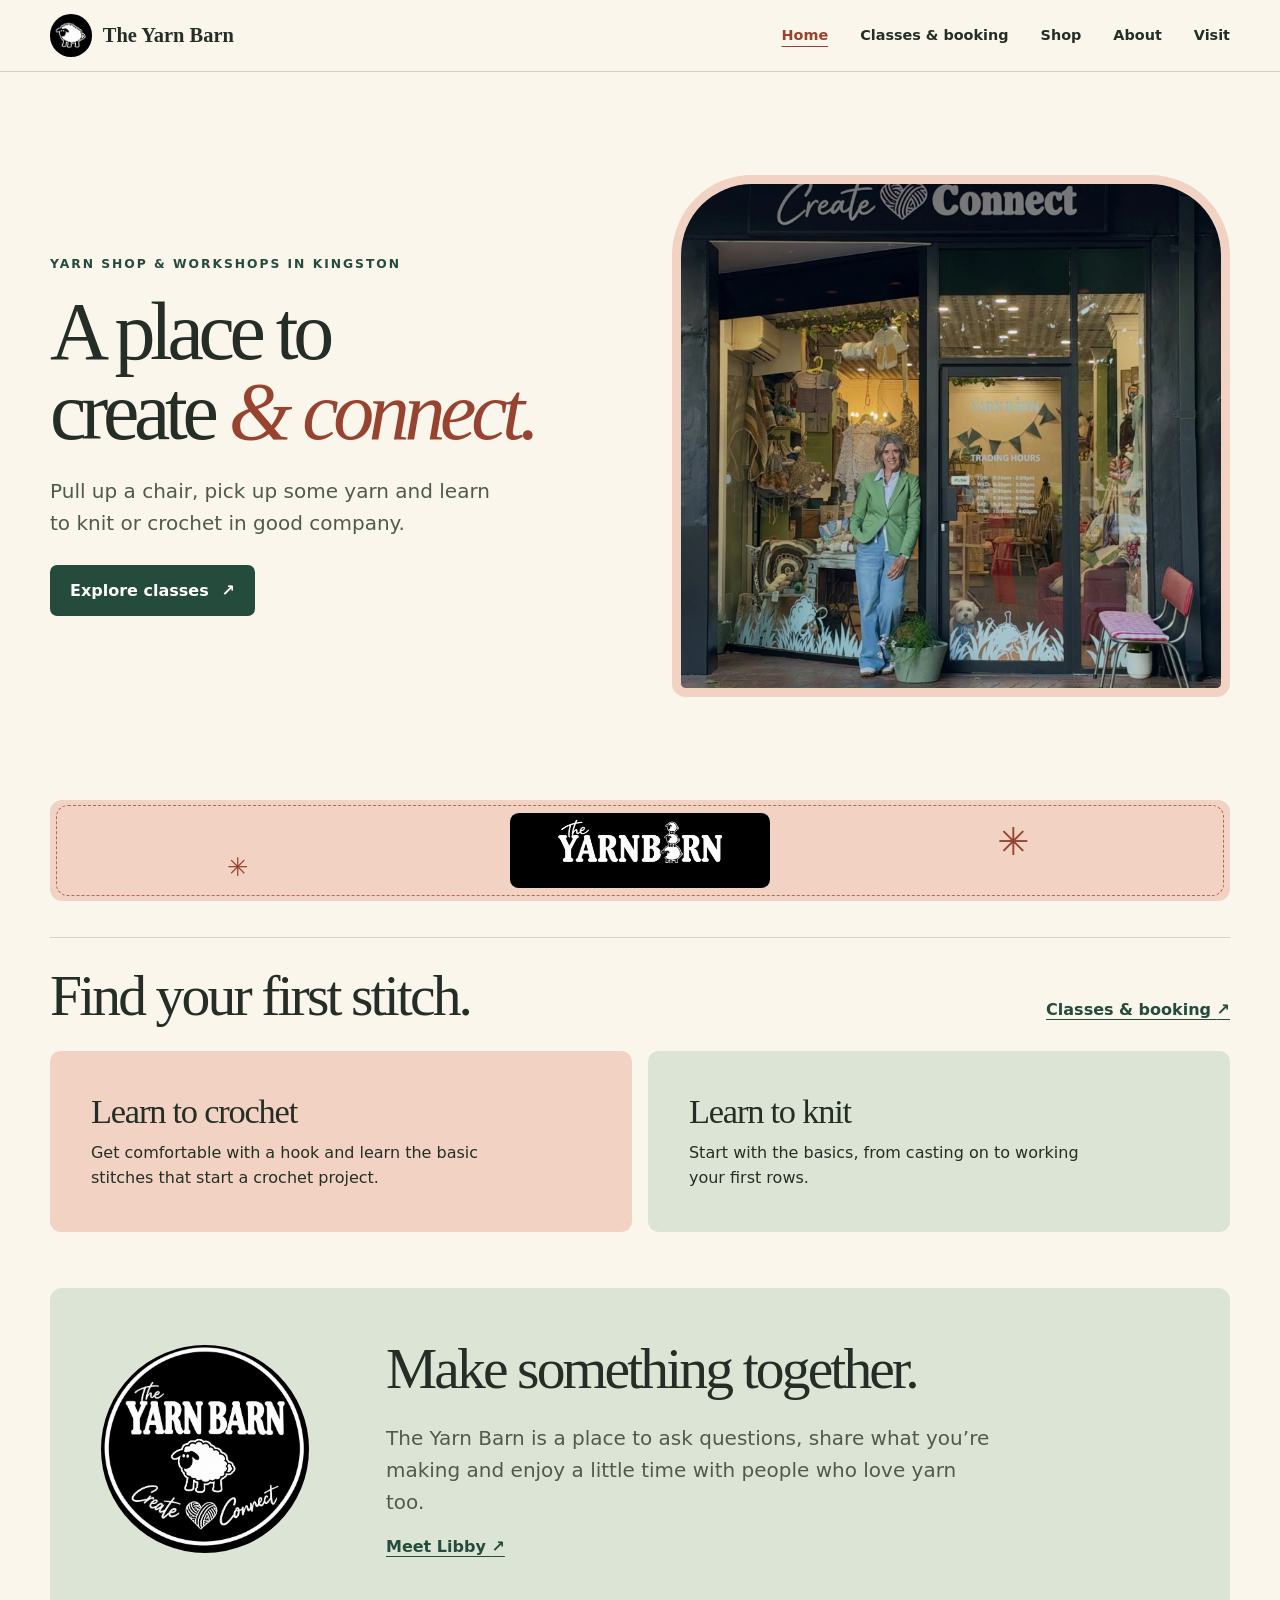
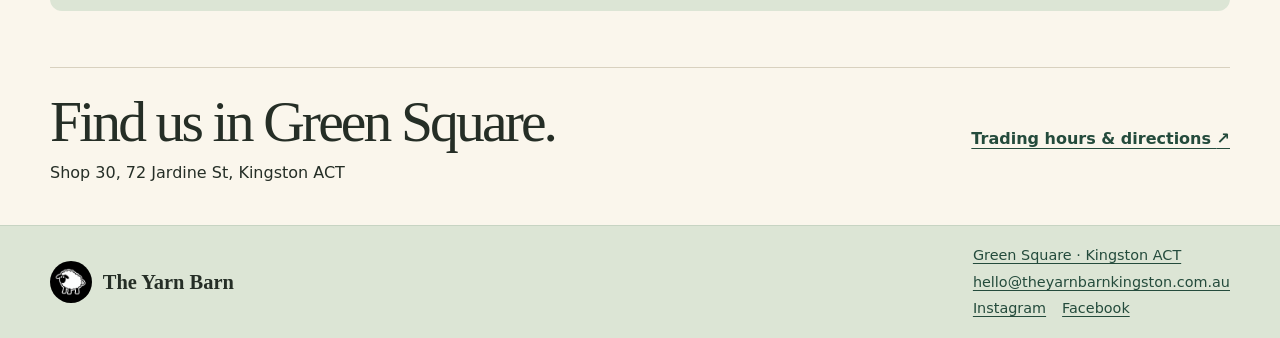
<file: index.html>
<!doctype html>
<html lang="en-AU">
<head>
  <meta charset="utf-8">
  <meta name="viewport" content="width=device-width, initial-scale=1">
  <meta name="description" content="The Yarn Barn brings people together through knitting and crochet. Explore workshops and see what’s coming to the shop.">
  <title>A place to create &amp; connect | The Yarn Barn</title>
  <link rel="icon" type="image/png" href="assets/sheep-logo.png">
  <link rel="stylesheet" href="styles.css">
</head>
<body>
  <a class="skip-link" href="#main">Skip to content</a>
  <header class="site-header">
    <div class="header-inner wrap">
      <a class="wordmark" href="index.html">
        <img src="assets/sheep-logo.png" alt="" width="336" height="270">
        <span>The Yarn Barn</span>
      </a>
      <nav aria-label="Main navigation">
      <a href="index.html" aria-current="page">Home</a>
      <a href="bookings.html">Classes &amp; booking</a>
      <a href="shop.html">Shop</a>
        <a href="about.html">About</a>
        <a href="visit.html">Visit</a>
      </nav>
    </div>
  </header>
  <main id="main">
<section class="hero wrap">
  <div class="hero-copy">
    <p class="eyebrow">Yarn shop &amp; workshops in Kingston</p>
    <h1>A place to<br>create <em>&amp; connect.</em></h1>
    <p class="lead">Pull up a chair, pick up some yarn and learn to knit or crochet in good company.</p>
    <a class="button" href="bookings.html">Explore classes <span aria-hidden="true">↗</span></a>
  </div>
  <div class="photo-frame storefront">
    <img src="assets/kingston-storefront.webp" width="1500" height="1447" alt="Libby at the entrance to The Yarn Barn in Kingston">
  </div>
</section>

<div class="brand-strip wrap">
  <div class="brand-panel">
    <img class="banner" src="assets/banner-logo.jpg" width="2048" height="762" alt="The Yarn Barn">
    <span class="stitch stitch-top" aria-hidden="true">✳</span>
    <span class="stitch stitch-bottom" aria-hidden="true">✳</span>
  </div>
</div>

<section class="workshops wrap" aria-labelledby="workshops-title">
  <div class="section-head">
    <h2 id="workshops-title">Find your first stitch.</h2>
    <a class="text-link" href="bookings.html">Classes &amp; booking <span aria-hidden="true">↗</span></a>
  </div>
  <!-- Copy an article to add a workshop. See README.txt for how to add images. -->
  <div class="cards">
    <article class="card peach">
      <h3>Learn to crochet</h3>
      <p>Get comfortable with a hook and learn the basic stitches that start a crochet project.</p>
    </article>
    <article class="card sage">
      <h3>Learn to knit</h3>
      <p>Start with the basics, from casting on to working your first rows.</p>
    </article>
  </div>
</section>

<section class="community wrap">
  <img src="assets/create-and-connect.jpg" width="1254" height="1254" loading="lazy" alt="The Yarn Barn Create and Connect emblem">
  <div>
    <h2>Make something together.</h2>
    <p class="lead">The Yarn Barn is a place to ask questions, share what you’re making and enjoy a little time with people who love yarn too.</p>
    <a class="text-link community-link" href="about.html">Meet Libby <span aria-hidden="true">↗</span></a>
  </div>
</section>
<section class="home-visit wrap">
  <div>
    <h2>Find us in Green Square.</h2>
    <p>Shop 30, 72 Jardine St, Kingston ACT</p>
  </div>
  <a class="text-link" href="visit.html">Trading hours &amp; directions <span aria-hidden="true">↗</span></a>
</section>
  </main>
  <footer class="site-footer">
    <div class="footer-inner wrap">
      <a class="wordmark" href="index.html">
        <img src="assets/sheep-logo.png" alt="" width="336" height="270">
        <span>The Yarn Barn</span>
      </a>
      <div class="footer-contact">
        <a href="visit.html">Green Square · Kingston ACT</a>
        <a href="mailto:hello@theyarnbarnkingston.com.au">hello@theyarnbarnkingston.com.au</a>
        <div class="social-links" role="group" aria-label="Follow The Yarn Barn">
          <a href="https://www.instagram.com/theyarnbarnkingston/">Instagram</a>
          <a href="https://www.facebook.com/profile.php?id=61595488651632">Facebook</a>
        </div>
      </div>
    </div>
  </footer>
</body>
</html>
</file>
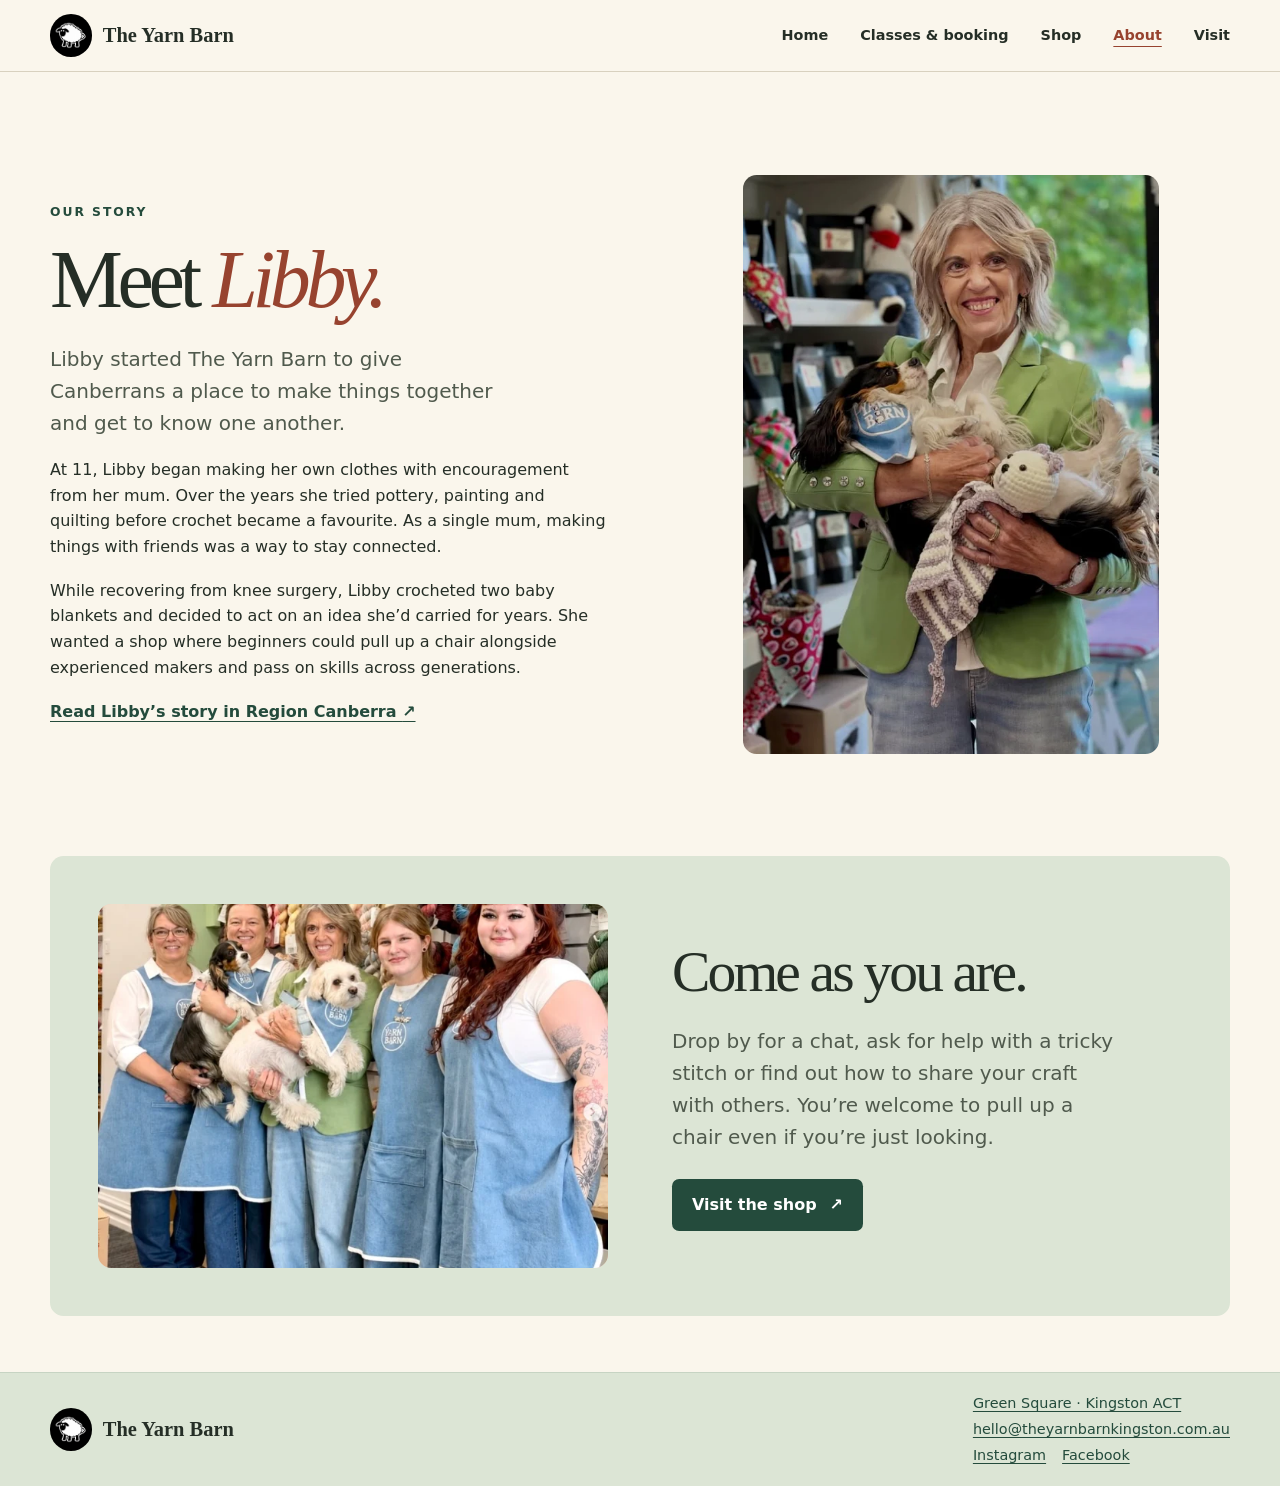
<file: about.html>
<!doctype html>
<html lang="en-AU">
<head>
  <meta charset="utf-8">
  <meta name="viewport" content="width=device-width, initial-scale=1">
  <meta name="description" content="Meet Libby, the founder of The Yarn Barn in Kingston, and discover the idea behind her Canberra yarn shop and craft community.">
  <title>Meet Libby | The Yarn Barn</title>
  <link rel="icon" type="image/png" href="assets/sheep-logo.png">
  <link rel="stylesheet" href="styles.css">
</head>
<body>
  <a class="skip-link" href="#main">Skip to content</a>
  <header class="site-header">
    <div class="header-inner wrap">
      <a class="wordmark" href="index.html">
        <img src="assets/sheep-logo.png" alt="" width="336" height="270">
        <span>The Yarn Barn</span>
      </a>
      <nav aria-label="Main navigation">
      <a href="index.html">Home</a>
      <a href="bookings.html">Classes &amp; booking</a>
      <a href="shop.html">Shop</a>
        <a href="about.html" aria-current="page">About</a>
        <a href="visit.html">Visit</a>
      </nav>
    </div>
  </header>
  <main id="main">

<section class="hero wrap story-hero">
  <div class="hero-copy story-copy">
    <p class="eyebrow">Our story</p>
    <h1>Meet <em>Libby.</em></h1>
    <p class="lead">Libby started The Yarn Barn to give Canberrans a place to make things together and get to know one another.</p>
    <p>At 11, Libby began making her own clothes with encouragement from her mum. Over the years she tried pottery, painting and quilting before crochet became a favourite. As a single mum, making things with friends was a way to stay connected.</p>
    <p>While recovering from knee surgery, Libby crocheted two baby blankets and decided to act on an idea she’d carried for years. She wanted a shop where beginners could pull up a chair alongside experienced makers and pass on skills across generations.</p>
    <a class="text-link" href="https://region.com.au/at-65-libby-is-risking-her-savings-on-a-dream-to-bring-canberra-together-one-stitch-at-a-time/1013171/">Read Libby’s story in Region Canberra <span aria-hidden="true">↗</span></a>
  </div>
  <div class="photo-frame portrait"><img src="assets/meet-libby.webp" width="609" height="848" alt="Libby holding a dog and a crocheted sheep inside The Yarn Barn"></div>
</section>

<section class="visit-preview wrap">
  <div class="photo-frame"><img src="assets/yarn-barn-team.webp" width="665" height="698" alt="The Yarn Barn team and two dogs in front of shelves of yarn" loading="lazy"></div>
  <div>
    <h2>Come as you are.</h2>
    <p class="lead">Drop by for a chat, ask for help with a tricky stitch or find out how to share your craft with others. You’re welcome to pull up a chair even if you’re just looking.</p>
    <a class="button" href="visit.html">Visit the shop <span aria-hidden="true">↗</span></a>
  </div>
</section>
  </main>
  <footer class="site-footer">
    <div class="footer-inner wrap">
      <a class="wordmark" href="index.html">
        <img src="assets/sheep-logo.png" alt="" width="336" height="270">
        <span>The Yarn Barn</span>
      </a>
      <div class="footer-contact">
        <a href="visit.html">Green Square · Kingston ACT</a>
        <a href="mailto:hello@theyarnbarnkingston.com.au">hello@theyarnbarnkingston.com.au</a>
        <div class="social-links" role="group" aria-label="Follow The Yarn Barn">
          <a href="https://www.instagram.com/theyarnbarnkingston/">Instagram</a>
          <a href="https://www.facebook.com/profile.php?id=61595488651632">Facebook</a>
        </div>
      </div>
    </div>
  </footer>
</body>
</html>
</file>
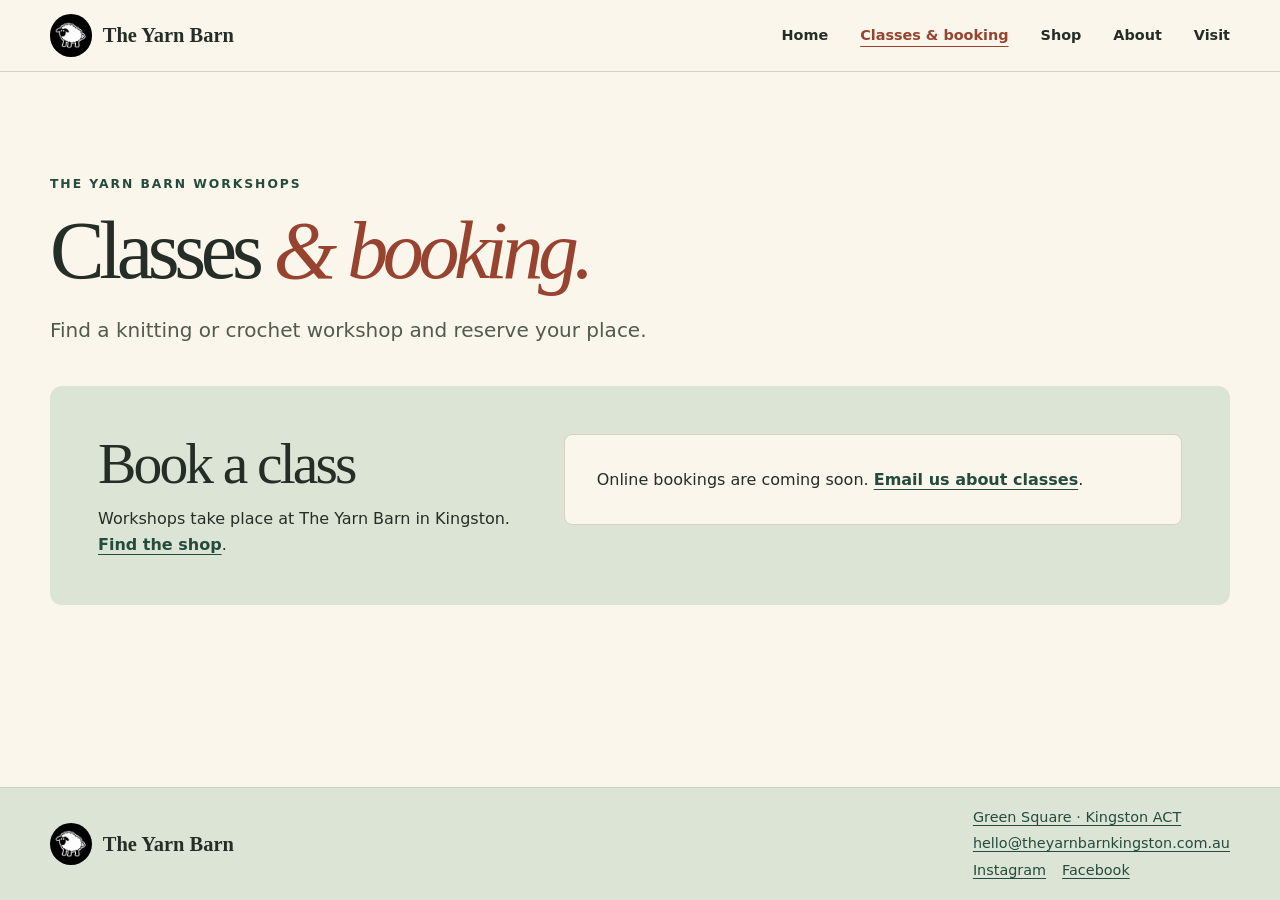
<file: bookings.html>
<!doctype html>
<html lang="en-AU">
<head>
  <meta charset="utf-8">
  <meta name="viewport" content="width=device-width, initial-scale=1">
  <meta name="description" content="The Yarn Barn brings people together through knitting and crochet. Explore workshops and see what’s coming to the shop.">
  <title>Classes &amp; booking | The Yarn Barn</title>
  <link rel="icon" type="image/png" href="assets/sheep-logo.png">
  <link rel="stylesheet" href="styles.css">
</head>
<body>
  <a class="skip-link" href="#main">Skip to content</a>
  <header class="site-header">
    <div class="header-inner wrap">
      <a class="wordmark" href="index.html">
        <img src="assets/sheep-logo.png" alt="" width="336" height="270">
        <span>The Yarn Barn</span>
      </a>
      <nav aria-label="Main navigation">
      <a href="index.html">Home</a>
      <a href="bookings.html" aria-current="page">Classes &amp; booking</a>
      <a href="shop.html">Shop</a>
        <a href="about.html">About</a>
        <a href="visit.html">Visit</a>
      </nav>
    </div>
  </header>
  <main id="main">
<section class="inner-hero wrap">
  <p class="eyebrow">The Yarn Barn workshops</p>
  <h1>Classes <em>&amp; booking.</em></h1>
  <p class="lead">Find a knitting or crochet workshop and reserve your place.</p>
</section>

<section class="booking-panel wrap" aria-labelledby="booking-title">
  <div>
    <h2 id="booking-title">Book a class</h2>
    <p>Workshops take place at The Yarn Barn in Kingston. <a class="text-link" href="visit.html">Find the shop</a>.</p>
  </div>
  <div class="booking-widget">
    <!--
      SQUARE BOOKING SETUP
      Replace the paragraph below with your Square-generated embed or booking button.
      For a direct link, uncomment the example anchor and replace the placeholder URL.
    -->
    <p class="booking-status">Online bookings are coming soon. <a class="text-link" href="mailto:hello@theyarnbarnkingston.com.au">Email us about classes</a>.</p>
    <!-- <a class="button" href="PASTE_YOUR_SQUARE_BOOKING_URL_HERE">Book with Square ↗</a> -->
  </div>
</section>
  </main>
  <footer class="site-footer">
    <div class="footer-inner wrap">
      <a class="wordmark" href="index.html">
        <img src="assets/sheep-logo.png" alt="" width="336" height="270">
        <span>The Yarn Barn</span>
      </a>
      <div class="footer-contact">
        <a href="visit.html">Green Square · Kingston ACT</a>
        <a href="mailto:hello@theyarnbarnkingston.com.au">hello@theyarnbarnkingston.com.au</a>
        <div class="social-links" role="group" aria-label="Follow The Yarn Barn">
          <a href="https://www.instagram.com/theyarnbarnkingston/">Instagram</a>
          <a href="https://www.facebook.com/profile.php?id=61595488651632">Facebook</a>
        </div>
      </div>
    </div>
  </footer>
</body>
</html>
</file>
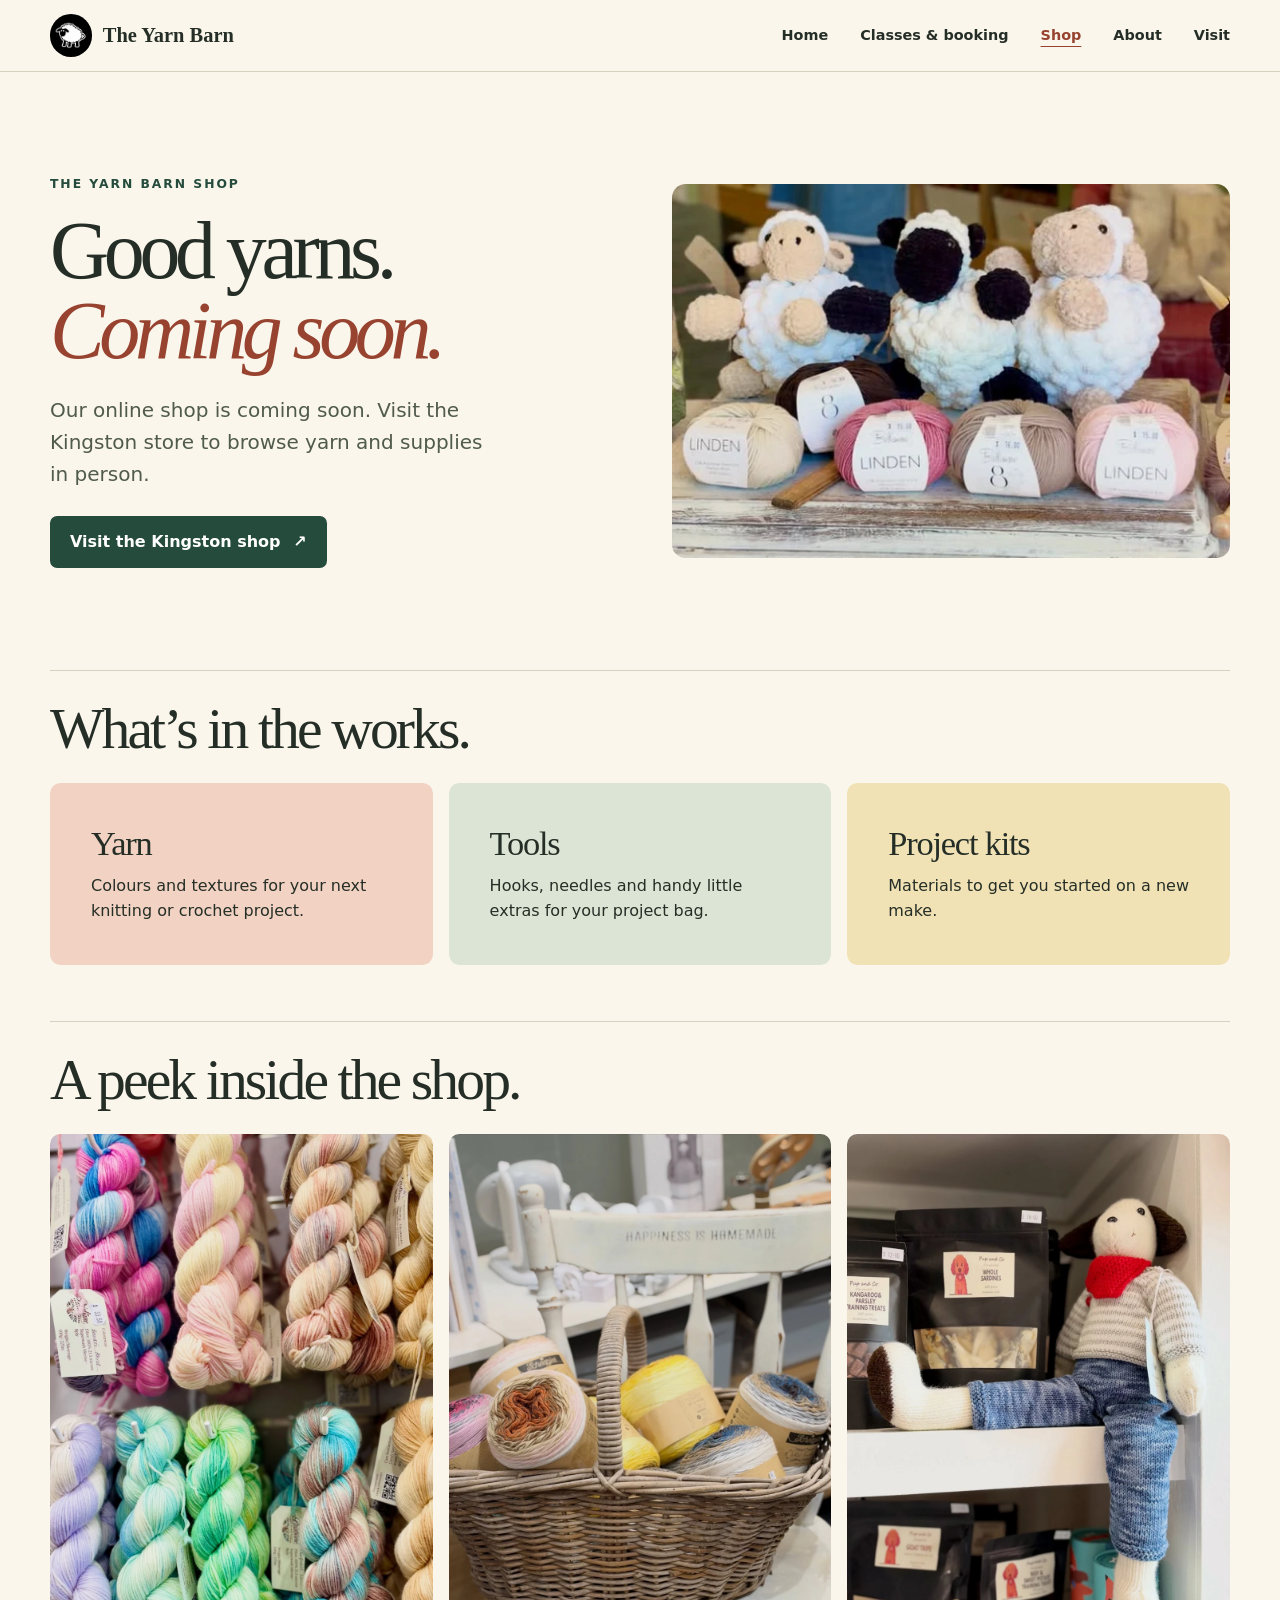
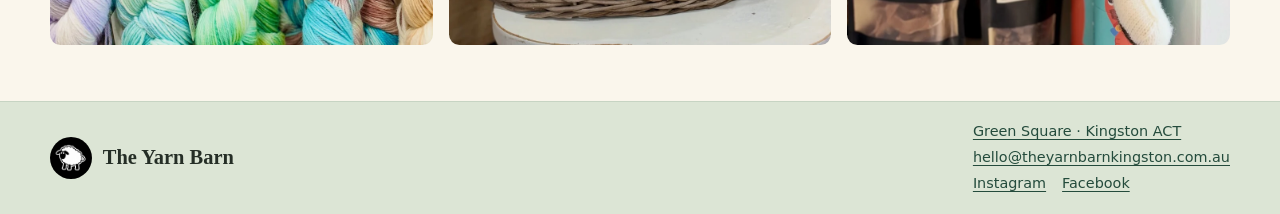
<file: shop.html>
<!doctype html>
<html lang="en-AU">
<head>
  <meta charset="utf-8">
  <meta name="viewport" content="width=device-width, initial-scale=1">
  <meta name="description" content="The Yarn Barn brings people together through knitting and crochet. Explore workshops and see what’s coming to the shop.">
  <title>Shop coming soon | The Yarn Barn</title>
  <link rel="icon" type="image/png" href="assets/sheep-logo.png">
  <link rel="stylesheet" href="styles.css">
</head>
<body>
  <a class="skip-link" href="#main">Skip to content</a>
  <header class="site-header">
    <div class="header-inner wrap">
      <a class="wordmark" href="index.html">
        <img src="assets/sheep-logo.png" alt="" width="336" height="270">
        <span>The Yarn Barn</span>
      </a>
      <nav aria-label="Main navigation">
      <a href="index.html">Home</a>
      <a href="bookings.html">Classes &amp; booking</a>
      <a href="shop.html" aria-current="page">Shop</a>
        <a href="about.html">About</a>
        <a href="visit.html">Visit</a>
      </nav>
    </div>
  </header>
  <main id="main">
<section class="hero shop-hero wrap">
  <div class="hero-copy">
    <p class="eyebrow">The Yarn Barn shop</p>
    <h1>Good yarns.<br><em>Coming soon.</em></h1>
    <p class="lead">Our online shop is coming soon. Visit the Kingston store to browse yarn and supplies in person.</p>
    <a class="button" href="visit.html">Visit the Kingston shop <span aria-hidden="true">↗</span></a>
  </div>
  <div class="photo-frame shop-photo">
    <img src="assets/yarn-display.webp" width="581" height="390" alt="Crocheted sheep beside balls of yarn on a timber display">
  </div>
</section>

<section class="workshops wrap" aria-labelledby="shop-title">
  <div class="section-head"><h2 id="shop-title">What’s in the works.</h2></div>
  <!-- Replace these category cards when the shop is ready. -->
  <div class="cards shop-cards">
    <article class="card peach"><h3>Yarn</h3><p>Colours and textures for your next knitting or crochet project.</p></article>
    <article class="card sage"><h3>Tools</h3><p>Hooks, needles and handy little extras for your project bag.</p></article>
    <article class="card butter"><h3>Project kits</h3><p>Materials to get you started on a new make.</p></article>
  </div>
</section>
<section class="workshops wrap" aria-labelledby="gallery-title">
  <div class="section-head"><h2 id="gallery-title">A peek inside the shop.</h2></div>
  <div class="shop-gallery">
    <img src="assets/colourful-yarn.webp" width="960" height="1280" loading="lazy" alt="Twisted skeins of yarn in pink, blue, cream and green">
    <img src="assets/yarn-basket.webp" width="960" height="1280" loading="lazy" alt="A wicker basket of variegated yarn on a white chair">
    <img src="assets/knitted-dog.webp" width="960" height="1280" loading="lazy" alt="A knitted dog in a red scarf sitting beside dog treats">
  </div>
</section>
  </main>
  <footer class="site-footer">
    <div class="footer-inner wrap">
      <a class="wordmark" href="index.html">
        <img src="assets/sheep-logo.png" alt="" width="336" height="270">
        <span>The Yarn Barn</span>
      </a>
      <div class="footer-contact">
        <a href="visit.html">Green Square · Kingston ACT</a>
        <a href="mailto:hello@theyarnbarnkingston.com.au">hello@theyarnbarnkingston.com.au</a>
        <div class="social-links" role="group" aria-label="Follow The Yarn Barn">
          <a href="https://www.instagram.com/theyarnbarnkingston/">Instagram</a>
          <a href="https://www.facebook.com/profile.php?id=61595488651632">Facebook</a>
        </div>
      </div>
    </div>
  </footer>
</body>
</html>
</file>
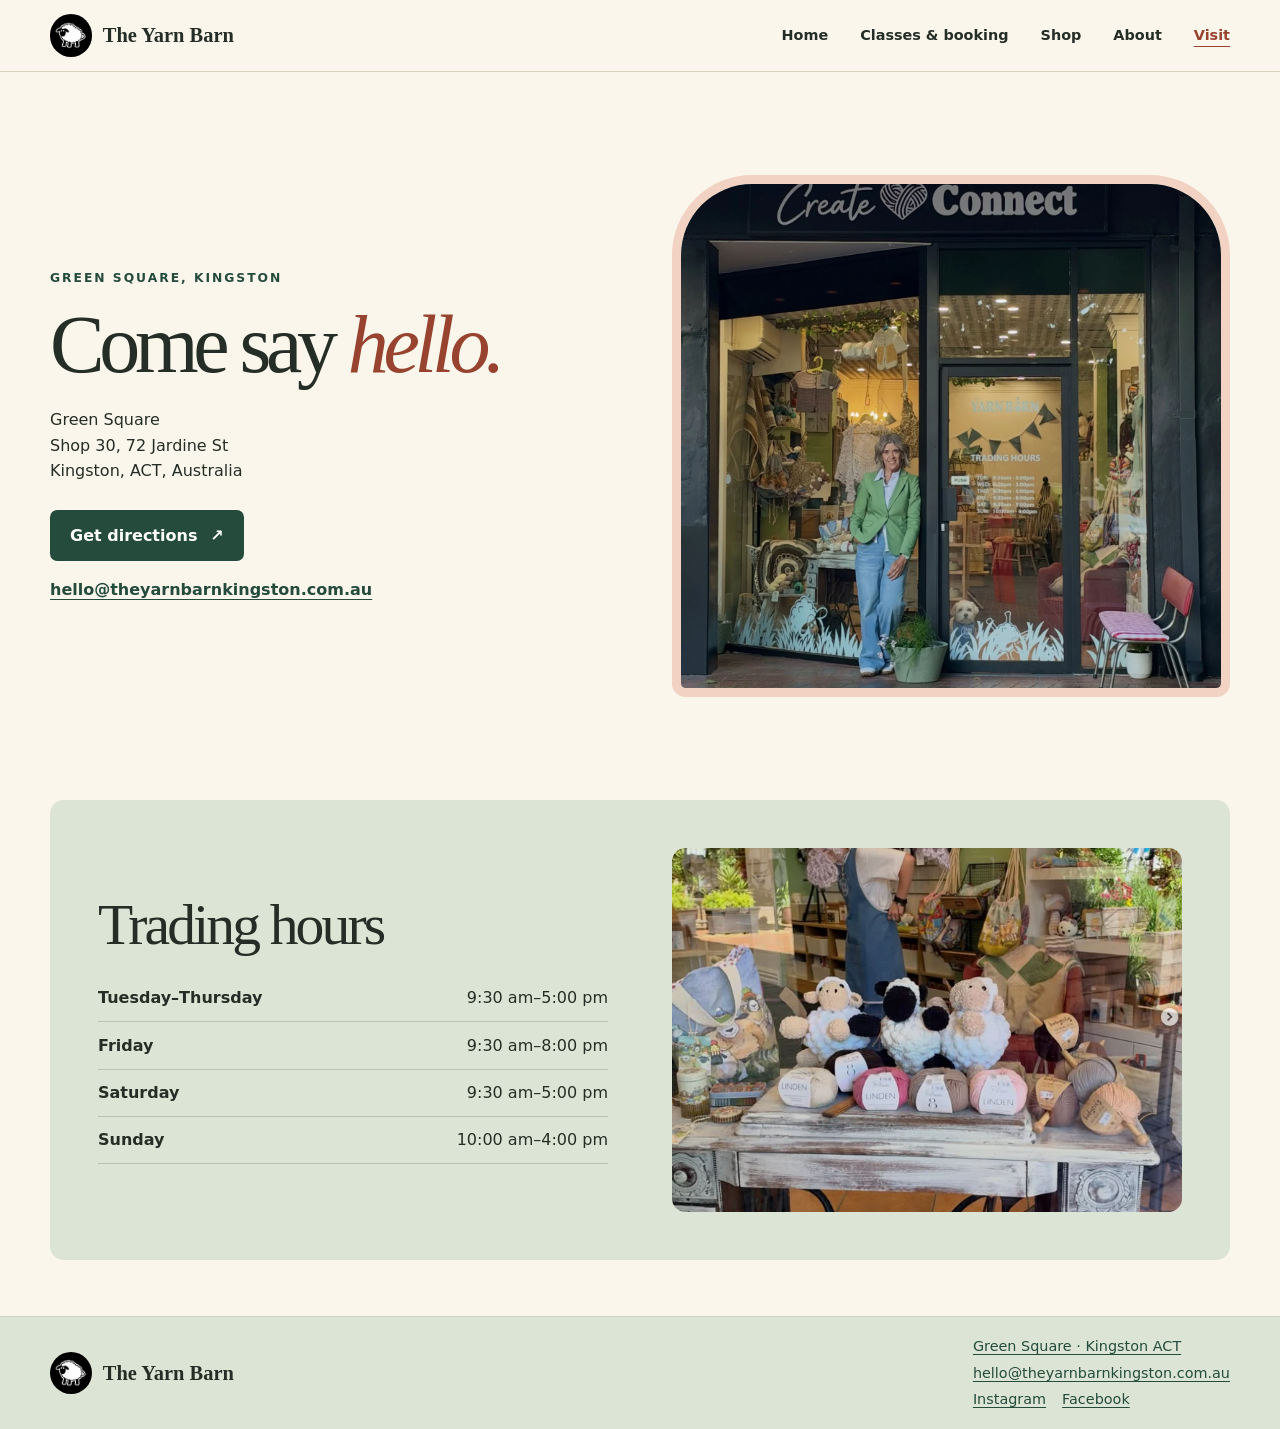
<file: visit.html>
<!doctype html>
<html lang="en-AU">
<head>
  <meta charset="utf-8">
  <meta name="viewport" content="width=device-width, initial-scale=1">
  <meta name="description" content="Find The Yarn Barn in Green Square, Kingston. See trading hours, get directions and contact the shop.">
  <title>Visit the Kingston shop | The Yarn Barn</title>
  <link rel="icon" type="image/png" href="assets/sheep-logo.png">
  <link rel="stylesheet" href="styles.css">
</head>
<body>
  <a class="skip-link" href="#main">Skip to content</a>
  <header class="site-header">
    <div class="header-inner wrap">
      <a class="wordmark" href="index.html">
        <img src="assets/sheep-logo.png" alt="" width="336" height="270">
        <span>The Yarn Barn</span>
      </a>
      <nav aria-label="Main navigation">
      <a href="index.html">Home</a>
      <a href="bookings.html">Classes &amp; booking</a>
      <a href="shop.html">Shop</a>
        <a href="about.html">About</a>
        <a href="visit.html" aria-current="page">Visit</a>
      </nav>
    </div>
  </header>
  <main id="main">

<section class="hero wrap visit-hero">
  <div class="hero-copy">
    <p class="eyebrow">Green Square, Kingston</p>
    <h1>Come say <em>hello.</em></h1>
    <address>Green Square<br>Shop 30, 72 Jardine St<br>Kingston, ACT, Australia</address>
    <a class="button" href="https://www.google.com/maps/search/?api=1&amp;query=Shop+30%2C+72+Jardine+St%2C+Kingston+ACT">Get directions <span aria-hidden="true">↗</span></a>
    <p class="contact-line"><a class="text-link" href="mailto:hello@theyarnbarnkingston.com.au">hello@theyarnbarnkingston.com.au</a></p>
  </div>
  <div class="photo-frame storefront"><img src="assets/kingston-storefront.webp" width="1500" height="1447" alt="Libby at the entrance to The Yarn Barn in Kingston"></div>
</section>

<section class="visit-preview wrap" aria-labelledby="hours-title">
  <div>
    <h2 id="hours-title">Trading hours</h2>
    <dl class="hours">
      <div><dt>Tuesday–Thursday</dt><dd>9:30 am–5:00 pm</dd></div>
      <div><dt>Friday</dt><dd>9:30 am–8:00 pm</dd></div>
      <div><dt>Saturday</dt><dd>9:30 am–5:00 pm</dd></div>
      <div><dt>Sunday</dt><dd>10:00 am–4:00 pm</dd></div>
    </dl>
  </div>
  <div class="photo-frame window-photo"><img src="assets/shop-window.webp" width="699" height="859" alt="Yarn and handmade sheep in The Yarn Barn shop window" loading="lazy"></div>
</section>
  </main>
  <footer class="site-footer">
    <div class="footer-inner wrap">
      <a class="wordmark" href="index.html">
        <img src="assets/sheep-logo.png" alt="" width="336" height="270">
        <span>The Yarn Barn</span>
      </a>
      <div class="footer-contact">
        <a href="visit.html">Green Square · Kingston ACT</a>
        <a href="mailto:hello@theyarnbarnkingston.com.au">hello@theyarnbarnkingston.com.au</a>
        <div class="social-links" role="group" aria-label="Follow The Yarn Barn">
          <a href="https://www.instagram.com/theyarnbarnkingston/">Instagram</a>
          <a href="https://www.facebook.com/profile.php?id=61595488651632">Facebook</a>
        </div>
      </div>
    </div>
  </footer>
</body>
</html>
</file>
<file: styles.css>
:root {
  --cream: #faf6ec;
  --ink: #252e26;
  --muted: #505a4d;
  --green: #244b3c;
  --peach: #f2d3c3;
  --sage: #dce5d5;
  --butter: #f1e2b6;
  --rust: #97432f;
  --line: #d8d1bf;
  --serif: Georgia, "Times New Roman", serif;
  --sans: system-ui, sans-serif;
}

*, *::before, *::after { box-sizing: border-box; }
body {
  margin: 0;
  min-height: 100vh;
  display: flex;
  flex-direction: column;
  background: var(--cream);
  color: var(--ink);
  font: 1rem/1.6 var(--sans);
}
main { flex: 1; }
img { display: block; max-width: 100%; height: auto; }
a { color: inherit; }
a:focus-visible { outline: 3px solid var(--rust); outline-offset: 5px; }
h1, h2, h3 { margin: 0; font-family: var(--serif); font-weight: 400; }
h1 { font-size: clamp(3rem, 6.4vw, 6.3rem); line-height: .98; letter-spacing: -.065em; }
h2 { font-size: clamp(2.2rem, 4.5vw, 3.7rem); line-height: 1.05; letter-spacing: -.05em; }
h3 { font-size: clamp(1.65rem, 3vw, 2.15rem); line-height: 1.15; letter-spacing: -.035em; }
h1 em { color: var(--rust); }
p { margin: 0; }
.wrap { width: min(1180px, calc(100% - 3rem)); margin-inline: auto; }
.skip-link { position: fixed; top: .75rem; left: .75rem; padding: .5rem 1rem; background: white; z-index: 5; transform: translateY(-180%); }
.skip-link:focus { transform: translateY(0); }
.site-header { border-bottom: 1px solid var(--line); }
.header-inner, .footer-inner { display: flex; align-items: center; justify-content: space-between; gap: 1rem; padding-block: .9rem; }
.wordmark { display: inline-flex; align-items: center; gap: .65rem; font: 700 1.28rem/1.2 var(--serif); text-decoration: none; }
.wordmark img { width: 2.65rem; height: 2.65rem; object-fit: contain; background: #000; border-radius: 50%; padding: .25rem; }
nav { display: flex; align-items: center; flex-wrap: wrap; gap: clamp(.9rem, 3vw, 2rem); }
nav a { font-size: .9rem; font-weight: 650; text-decoration: none; padding-block: .4rem; }
nav a:hover, nav a[aria-current="page"] { text-decoration: underline; text-underline-offset: .4em; color: var(--rust); }

.hero { display: grid; grid-template-columns: 1fr 1fr; gap: clamp(2rem, 5vw, 5rem); align-items: center; padding-block: clamp(3rem, 8vw, 7rem); }
.eyebrow { font-size: .77rem; font-weight: 750; letter-spacing: .16em; text-transform: uppercase; color: var(--green); margin-bottom: 1.05rem; }
.lead { color: var(--muted); font-size: clamp(1.04rem, 1.6vw, 1.25rem); max-width: 35ch; margin-top: 1.4rem; }
.button {
  display: inline-flex;
  align-items: center;
  gap: .8rem;
  margin-top: 1.65rem;
  padding: .8rem 1.25rem;
  background: var(--green);
  border-radius: .45rem;
  color: white;
  font-weight: 650;
  text-decoration: none;
}
.button:hover { background: #19372b; }
.brand-panel, .shop-art {
  position: relative;
  display: grid;
  place-items: center;
  min-height: clamp(17rem, 34vw, 28rem);
  padding: clamp(1rem, 3.5vw, 3rem);
  border-radius: 8rem 8rem 1rem 1rem;
  background: var(--peach);
}
.brand-panel::before {
  content: "";
  position: absolute;
  inset: .9rem;
  border: 1px dashed #aa6e58;
  border-radius: inherit;
  pointer-events: none;
}
.banner { position: relative; width: 100%; object-fit: cover; aspect-ratio: 3.5; object-position: center 23%; border-radius: .55rem; }
.stitch { position: absolute; color: var(--rust); line-height: 1; font-size: clamp(1.8rem, 3vw, 2.6rem); }
.stitch-top { top: 13%; right: 17%; }
.stitch-bottom { bottom: 12%; left: 15%; font-size: 1.6rem; }
.workshops { padding-block: 1.75rem 3.5rem; border-top: 1px solid var(--line); }
.section-head { display: flex; justify-content: space-between; align-items: baseline; gap: 1rem; margin-bottom: 1.5rem; }
.text-link { font-weight: 650; color: var(--green); text-underline-offset: .25em; }
.cards { display: grid; grid-template-columns: repeat(2, minmax(0, 1fr)); gap: 1rem; }
.card { border-radius: .65rem; padding: clamp(1.3rem, 3.2vw, 2.65rem); }
.card p { margin-top: .55rem; max-width: 42ch; }
.card img { border-radius: .35rem; margin-bottom: 1rem; }
.peach { background: var(--peach); }
.sage { background: var(--sage); }
.butter { background: var(--butter); }
.community { display: grid; grid-template-columns: minmax(8rem, 13rem) 1fr; align-items: center; gap: clamp(1.5rem, 6vw, 5rem); background: var(--sage); padding: clamp(1.4rem, 4vw, 3.5rem); margin-bottom: 3.5rem; border-radius: .75rem; }
.community img, .shop-art img { border-radius: 50%; }
.community .lead { max-width: 48ch; }
.inner-hero { padding-block: clamp(3rem, 8vw, 6.5rem) 2.5rem; }
.inner-hero .lead { max-width: 52ch; }
.booking-panel { display: grid; grid-template-columns: 1fr 1.4fr; gap: 1.5rem; align-items: start; background: var(--sage); border-radius: .75rem; padding: clamp(1.4rem, 4vw, 3rem); margin-bottom: 4rem; }
.booking-panel h2 + p { margin-top: .75rem; }
.booking-widget { min-width: 0; padding: clamp(1rem, 3vw, 2rem); border: 1px solid var(--line); background: var(--cream); border-radius: .5rem; }
.booking-widget iframe { max-width: 100%; }
.booking-widget .button:first-child { margin-top: 0; }
.shop-art { background: var(--butter); }
.shop-art img { width: min(100%, 17rem); }
.shop-cards { grid-template-columns: repeat(3, minmax(0, 1fr)); }
.site-footer { background: var(--sage); border-top: 1px solid #c7d4c3; }
.footer-inner { padding-block: 1.15rem; }
.footer-inner p { color: var(--green); font-size: .9rem; }

@media (max-width: 740px) {
  .hero, .booking-panel { grid-template-columns: 1fr; }
  .brand-panel, .shop-art { min-height: 16rem; }
  .shop-art img { width: 12rem; }
  .section-head { display: grid; gap: .65rem; }
  .shop-cards { grid-template-columns: 1fr; }
}
@media (max-width: 480px) {
  .wrap { width: calc(100% - 2rem); }
  .header-inner { align-items: flex-start; flex-direction: column; gap: .3rem; }
  .cards, .community { grid-template-columns: 1fr; }
  .community img { width: 8rem; }
  .footer-inner { flex-wrap: wrap; }
}

/* Kingston storefront, founder story and visit details. */
.photo-frame { overflow: hidden; border-radius: .85rem; background: var(--peach); }
.photo-frame img { width: 100%; }
.storefront { border-radius: 5rem 5rem .85rem .85rem; border: .6rem solid var(--peach); }
.storefront img { aspect-ratio: 1.07; object-fit: cover; }
.brand-strip { margin-bottom: 2.25rem; }
.brand-strip .brand-panel { min-height: 0; padding: .85rem 1rem; border-radius: .75rem; }
.brand-strip .brand-panel::before { inset: .35rem; }
.brand-strip .banner { width: min(260px, 70%); }
.brand-strip .stitch-top { top: 23%; }
.brand-strip .stitch-bottom { bottom: 20%; }
.community-link { display: inline-block; margin-top: 1rem; }
.story-copy > p:not([class]) { margin-top: 1.15rem; max-width: 58ch; }
.story-copy .text-link { display: inline-block; margin-top: 1.2rem; }
.portrait { width: min(100%, 26rem); justify-self: center; }
.visit-preview {
  display: grid;
  grid-template-columns: repeat(2, minmax(0, 1fr));
  gap: clamp(1.4rem, 5vw, 4rem);
  align-items: center;
  margin-bottom: 3.5rem;
  padding: clamp(1.25rem, 4vw, 3rem);
  border-radius: .85rem;
  background: var(--sage);
}
.visit-preview .photo-frame img { aspect-ratio: 1.4; object-fit: cover; object-position: center 24%; }
.visit-preview .window-photo img { object-position: center 58%; }
.visit-hero address { margin-top: 1.35rem; font-style: normal; }
.contact-line { margin-top: 1rem; overflow-wrap: anywhere; }
.hours { margin: 1.2rem 0 0; }
.hours div { display: flex; flex-wrap: wrap; justify-content: space-between; gap: .25rem .8rem; border-bottom: 1px solid #b6c4af; padding: .65rem 0; }
.hours dt { font-weight: 650; }
.hours dd { margin: 0; }
.home-visit { display: flex; align-items: center; justify-content: space-between; flex-wrap: wrap; gap: 1rem; border-top: 1px solid var(--line); padding-block: 1.5rem 2.5rem; }
.home-visit p { margin-top: .45rem; }
.footer-contact { display: grid; gap: .2rem; font-size: .9rem; overflow-wrap: anywhere; }
.footer-contact a { color: var(--green); text-underline-offset: .2em; }

@media (max-width: 740px) {
  .header-inner { align-items: flex-start; flex-direction: column; gap: .35rem; }
  .visit-preview { grid-template-columns: 1fr; }
  .portrait { justify-self: start; }
}

.social-links { display: flex; flex-wrap: wrap; gap: .35rem 1rem; }
.shop-gallery {
  display: grid;
  grid-template-columns: repeat(auto-fit, minmax(min(100%, 14rem), 1fr));
  gap: 1rem;
}
.shop-gallery img {
  width: 100%;
  aspect-ratio: 3 / 4;
  object-fit: cover;
  border-radius: .65rem;
}
</file>
